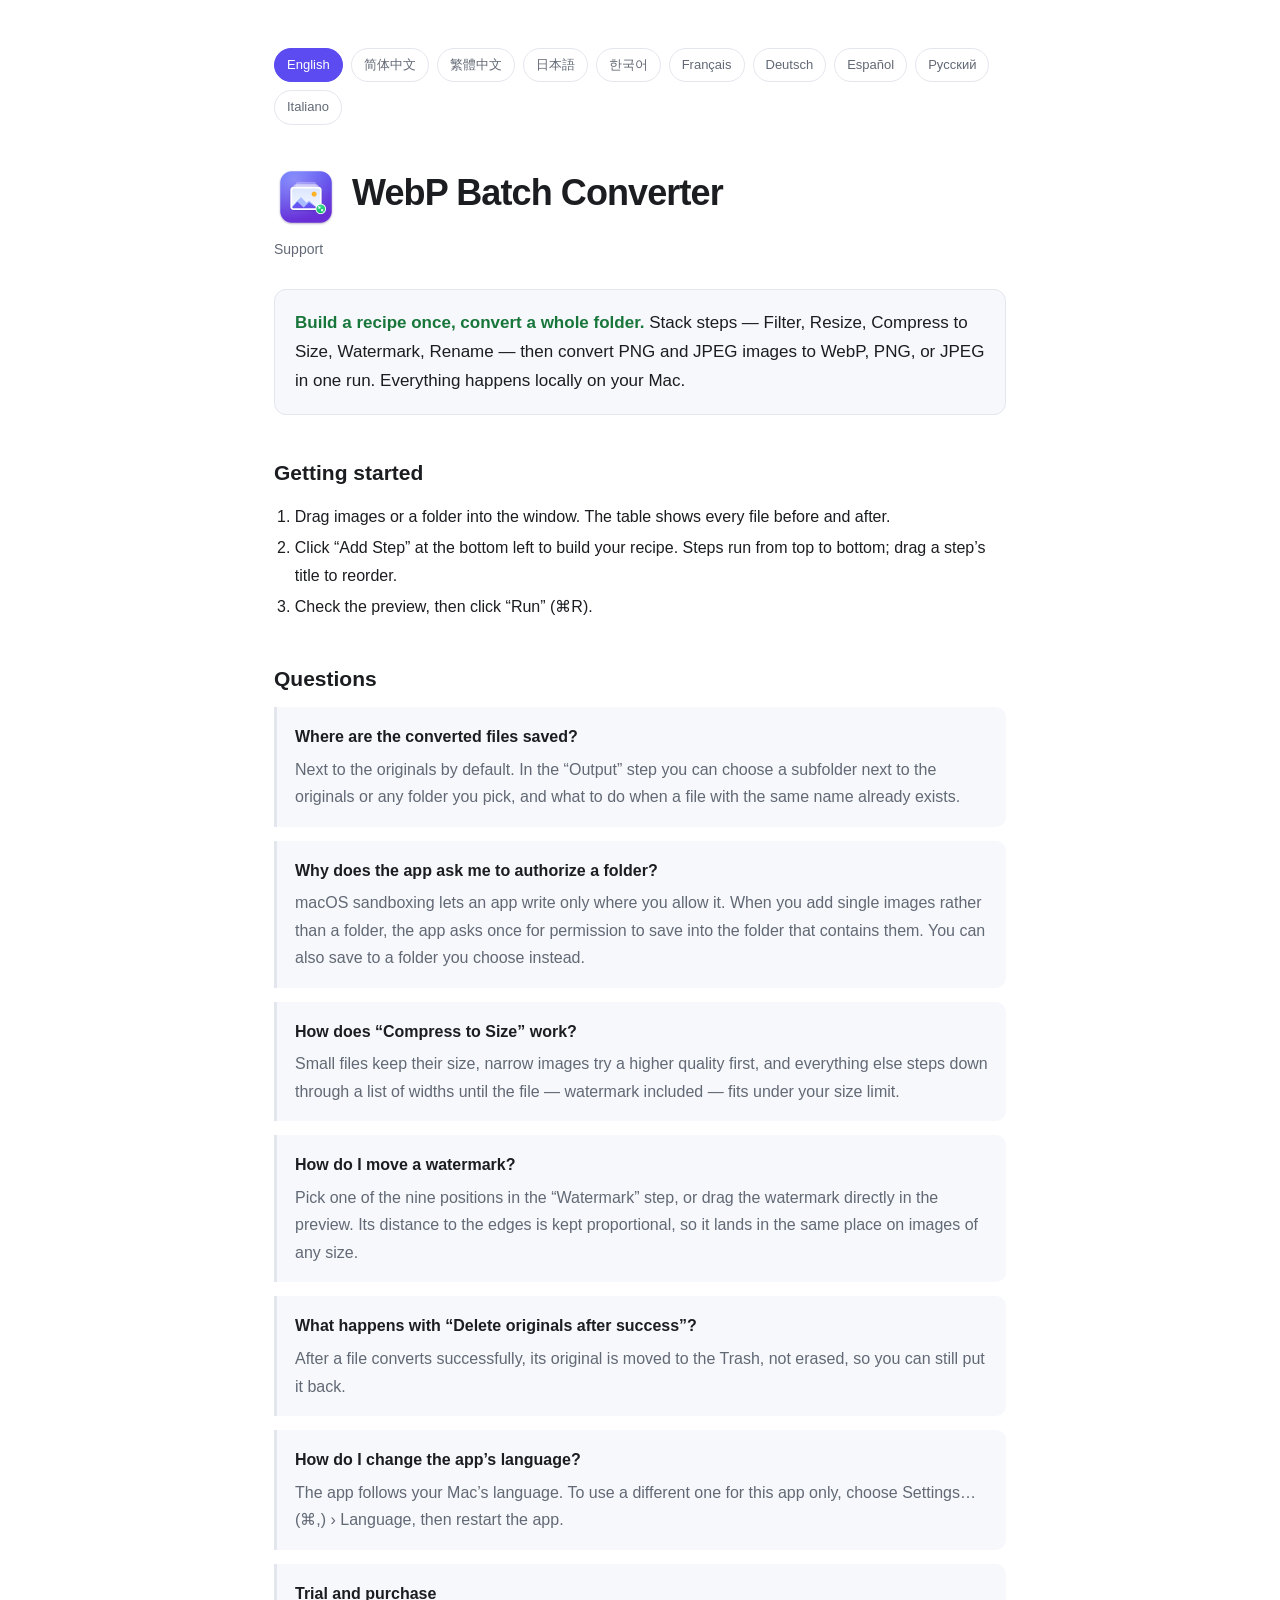
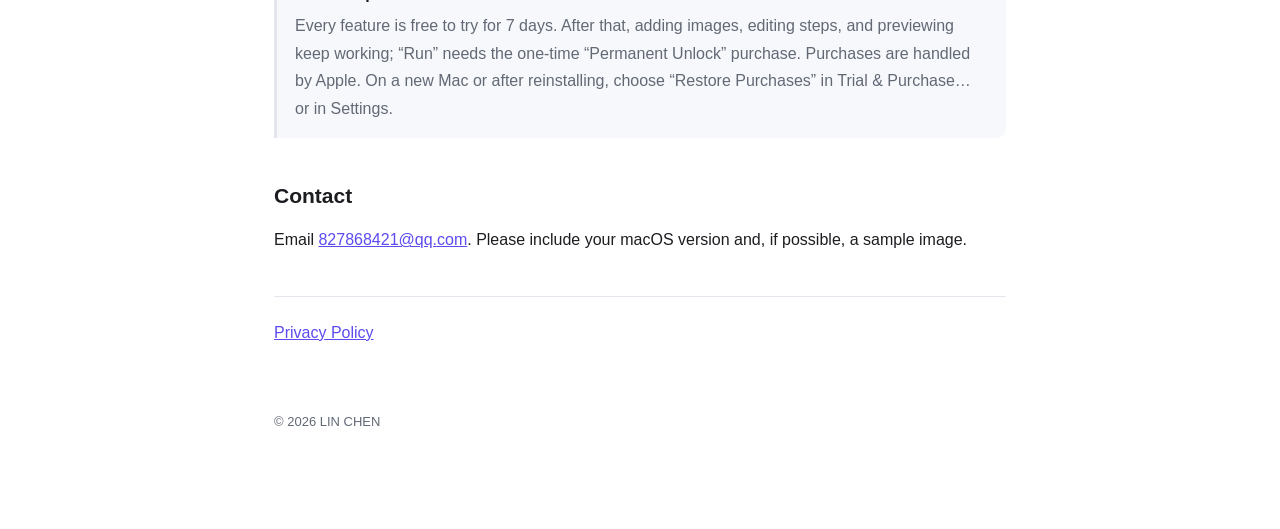
<file: index.html>
<!doctype html>
<html lang="en">
<head>
<meta charset="utf-8">
<meta name="viewport" content="width=device-width,initial-scale=1">
<title>WebP Batch Converter Support</title>
<meta name="description" content="Help and support for WebP Batch Converter for Mac.">
<link rel="stylesheet" href="style.css">
</head>
<body>
<div class="wrap">
<nav class="languages" aria-label="Language"><a href="#en">English</a><a href="#zh-Hans">简体中文</a><a href="#zh-Hant">繁體中文</a><a href="#ja">日本語</a><a href="#ko">한국어</a><a href="#fr">Français</a><a href="#de">Deutsch</a><a href="#es">Español</a><a href="#ru">Русский</a><a href="#it">Italiano</a></nav>
<section class="locale" data-lang="en" lang="en">
<div class="brand"><img src="icon.png" alt=""><h1>WebP Batch Converter</h1></div>
<p class="meta">Support</p>
<p class="lede"><strong>Build a recipe once, convert a whole folder.</strong> Stack steps — Filter, Resize, Compress to Size, Watermark, Rename — then convert PNG and JPEG images to WebP, PNG, or JPEG in one run. Everything happens locally on your Mac.</p>
<h2>Getting started</h2>
<ol>
<li>Drag images or a folder into the window. The table shows every file before and after.</li>
<li>Click “Add Step” at the bottom left to build your recipe. Steps run from top to bottom; drag a step’s title to reorder.</li>
<li>Check the preview, then click “Run” (⌘R).</li>
</ol>
<h2>Questions</h2>
<div class="detail"><h3>Where are the converted files saved?</h3><p>Next to the originals by default. In the “Output” step you can choose a subfolder next to the originals or any folder you pick, and what to do when a file with the same name already exists.</p></div>
<div class="detail"><h3>Why does the app ask me to authorize a folder?</h3><p>macOS sandboxing lets an app write only where you allow it. When you add single images rather than a folder, the app asks once for permission to save into the folder that contains them. You can also save to a folder you choose instead.</p></div>
<div class="detail"><h3>How does “Compress to Size” work?</h3><p>Small files keep their size, narrow images try a higher quality first, and everything else steps down through a list of widths until the file — watermark included — fits under your size limit.</p></div>
<div class="detail"><h3>How do I move a watermark?</h3><p>Pick one of the nine positions in the “Watermark” step, or drag the watermark directly in the preview. Its distance to the edges is kept proportional, so it lands in the same place on images of any size.</p></div>
<div class="detail"><h3>What happens with “Delete originals after success”?</h3><p>After a file converts successfully, its original is moved to the Trash, not erased, so you can still put it back.</p></div>
<div class="detail"><h3>How do I change the app’s language?</h3><p>The app follows your Mac’s language. To use a different one for this app only, choose Settings… (⌘,) › Language, then restart the app.</p></div>
<div class="detail"><h3>Trial and purchase</h3><p>Every feature is free to try for 7 days. After that, adding images, editing steps, and previewing keep working; “Run” needs the one-time “Permanent Unlock” purchase. Purchases are handled by Apple. On a new Mac or after reinstalling, choose “Restore Purchases” in Trial &amp; Purchase… or in Settings.</p></div>
<h2>Contact</h2>
<p>Email <a href="mailto:827868421@qq.com">827868421@qq.com</a>. Please include your macOS version and, if possible, a sample image.</p>
<p class="page-link"><a href="privacy.html#en">Privacy Policy</a></p>
</section>

<section class="locale" data-lang="zh-Hans" lang="zh-Hans">
<div class="brand"><img src="icon.png" alt=""><h1>WebP Batch Converter</h1></div>
<p class="meta">技术支持</p>
<p class="lede"><strong>配好一次步骤，整个文件夹一键处理。</strong> 把「筛选文件」「调整尺寸」「阶梯压缩」「添加水印」「重命名」等步骤串成流水线，一次把 PNG、JPEG 转成 WebP、PNG 或 JPEG。全部在你的 Mac 本地完成。</p>
<h2>快速上手</h2>
<ol>
<li>把图片或文件夹拖进窗口，表格会列出每个文件处理前后的样子。</li>
<li>点左下角「添加步骤」搭建配方。步骤从上到下执行，拖动标题可调整顺序。</li>
<li>确认预览后，点「运行」（⌘R）。</li>
</ol>
<h2>常见问题</h2>
<div class="detail"><h3>转换后的文件保存在哪里？</h3><p>默认保存在原图旁边。在「输出」步骤里可以改为原图旁的子文件夹或任意指定文件夹，也可以设置遇到同名文件时的处理方式。</p></div>
<div class="detail"><h3>为什么要授权文件夹？</h3><p>macOS 沙盒只允许 App 写入你授权的位置。如果你添加的是单张图片而不是文件夹，App 会请求一次原图所在文件夹的写入权限；你也可以改为保存到自己选择的文件夹。</p></div>
<div class="detail"><h3>「阶梯压缩」是怎么工作的？</h3><p>小文件保持原尺寸；较窄的图片先尝试更高画质；其余图片按宽度阶梯逐档缩小，直到加完水印后的最终文件小于你设定的体积上限。</p></div>
<div class="detail"><h3>怎么调整水印位置？</h3><p>在「添加水印」步骤里选择九宫格中的一个位置，或直接在预览图上拖动水印。到边缘的距离按比例保持，不同尺寸的图片上位置一致。</p></div>
<div class="detail"><h3>勾选「成功后删除原图」会怎样？</h3><p>文件转换成功后，原图会被移到废纸篓，而不是直接抹掉，需要时还可以放回原处。</p></div>
<div class="detail"><h3>怎么切换 App 的语言？</h3><p>App 默认跟随 Mac 的系统语言。如果只想让这个 App 换成别的语言，请在「设置…」（⌘,）›「语言」中选择，然后重新启动 App。</p></div>
<div class="detail"><h3>试用与购买</h3><p>所有功能可免费试用 7 天。试用结束后，添加图片、编辑步骤和预览仍可使用；「运行」批量导出需要一次性购买「永久解锁」。购买由 Apple 处理。换新 Mac 或重新安装后，可在「试用与购买…」或「设置」里点「恢复购买」。</p></div>
<h2>联系我们</h2>
<p>请发送邮件至 <a href="mailto:827868421@qq.com">827868421@qq.com</a>，并尽量附上 macOS 版本和示例图片。</p>
<p class="page-link"><a href="privacy.html#zh-Hans">隐私政策</a></p>
</section>

<section class="locale" data-lang="zh-Hant" lang="zh-Hant">
<div class="brand"><img src="icon.png" alt=""><h1>WebP Batch Converter</h1></div>
<p class="meta">技術支援</p>
<p class="lede"><strong>設定一次步驟，整個資料夾一鍵處理。</strong> 把「篩選檔案」「調整尺寸」「階梯壓縮」「加入浮水印」「重新命名」等步驟串成流程，一次把 PNG、JPEG 轉成 WebP、PNG 或 JPEG。全部在你的 Mac 本機完成。</p>
<h2>快速上手</h2>
<ol>
<li>把圖片或資料夾拖進視窗，表格會列出每個檔案處理前後的樣子。</li>
<li>點左下角「加入步驟」建立配方。步驟由上而下執行，拖動標題可調整順序。</li>
<li>確認預覽後，點「執行」（⌘R）。</li>
</ol>
<h2>常見問題</h2>
<div class="detail"><h3>轉換後的檔案儲存在哪裡？</h3><p>預設儲存在原圖旁邊。在「輸出」步驟中可改為原圖旁的子資料夾或任何指定資料夾，也可以設定遇到同名檔案時的處理方式。</p></div>
<div class="detail"><h3>為什麼要授權資料夾？</h3><p>macOS 沙盒只允許 App 寫入你授權的位置。如果你加入的是單張圖片而不是資料夾，App 會請求一次原圖所在資料夾的寫入權限；你也可以改為儲存到自己選擇的資料夾。</p></div>
<div class="detail"><h3>「階梯壓縮」如何運作？</h3><p>小檔案保持原尺寸；較窄的圖片先嘗試較高畫質；其餘圖片依寬度階梯逐檔縮小，直到加上浮水印後的最終檔案小於你設定的上限。</p></div>
<div class="detail"><h3>如何調整浮水印位置？</h3><p>在「加入浮水印」步驟中選擇九宮格的一個位置，或直接在預覽圖上拖動浮水印。到邊緣的距離會按比例保持，不同尺寸的圖片上位置一致。</p></div>
<div class="detail"><h3>勾選「成功後刪除原圖」會怎樣？</h3><p>檔案轉換成功後，原圖會移到垃圾桶，而不是直接抹除，需要時還能放回原處。</p></div>
<div class="detail"><h3>如何切換 App 的語言？</h3><p>App 預設跟隨 Mac 的系統語言。若只想讓這個 App 改用其他語言，請在「設定⋯」（⌘,）›「語言」中選擇，然後重新啟動 App。</p></div>
<div class="detail"><h3>試用與購買</h3><p>所有功能可免費試用 7 天。試用結束後，加入圖片、編輯步驟和預覽仍可使用；「執行」批次匯出需要一次性購買「永久解鎖」。購買由 Apple 處理。換新 Mac 或重新安裝後，可在「試用與購買⋯」或「設定」中點「恢復購買」。</p></div>
<h2>聯絡我們</h2>
<p>請寄信至 <a href="mailto:827868421@qq.com">827868421@qq.com</a>，並盡量附上 macOS 版本與範例圖片。</p>
<p class="page-link"><a href="privacy.html#zh-Hant">隱私權政策</a></p>
</section>

<section class="locale" data-lang="ja" lang="ja">
<div class="brand"><img src="icon.png" alt=""><h1>WebP Batch Converter</h1></div>
<p class="meta">サポート</p>
<p class="lede"><strong>一度レシピを作れば、フォルダ全体を一括変換。</strong> 「絞り込み」「サイズ変更」「段階圧縮」「透かし」「名前変更」などのステップを組み合わせ、PNG と JPEG を WebP・PNG・JPEG に一度で変換します。処理はすべてお使いの Mac 上で行われます。</p>
<h2>はじめに</h2>
<ol>
<li>画像やフォルダをウインドウにドラッグします。表に各ファイルの処理前後が表示されます。</li>
<li>左下の「ステップを追加」でレシピを組み立てます。ステップは上から順に実行され、タイトルをドラッグして並べ替えられます。</li>
<li>プレビューを確認して「実行」（⌘R）をクリックします。</li>
</ol>
<h2>よくある質問</h2>
<div class="detail"><h3>変換したファイルはどこに保存されますか？</h3><p>初期設定では元の画像と同じ場所です。「出力」ステップで、元の画像の横のサブフォルダや任意のフォルダを選べます。同じ名前のファイルがある場合の扱いも設定できます。</p></div>
<div class="detail"><h3>フォルダへのアクセス許可を求められるのはなぜですか？</h3><p>macOS のサンドボックスでは、App は許可された場所にしか書き込めません。フォルダではなく画像を個別に追加した場合、その画像があるフォルダへの保存許可を一度だけ求めます。任意のフォルダに保存するよう設定することもできます。</p></div>
<div class="detail"><h3>「段階圧縮」はどのように動作しますか？</h3><p>小さいファイルはそのままのサイズ、幅の狭い画像はまず高画質を試し、それ以外は透かしを含めた最終ファイルが上限サイズに収まるまで、幅を段階的に小さくします。</p></div>
<div class="detail"><h3>透かしの位置を変えるには？</h3><p>「透かし」ステップで 9 つの位置から選ぶか、プレビュー上で透かしを直接ドラッグします。端からの距離は比率で保たれるので、どのサイズの画像でも同じ位置に入ります。</p></div>
<div class="detail"><h3>「成功したら元画像を削除」をオンにするとどうなりますか？</h3><p>変換に成功したファイルの元画像は完全に消されるのではなくゴミ箱に移動するので、必要なら元に戻せます。</p></div>
<div class="detail"><h3>App の言語を変えるには？</h3><p>App は Mac の言語設定に従います。この App だけ別の言語にしたい場合は、「設定…」（⌘,）›「言語」で選び、App を再起動してください。</p></div>
<div class="detail"><h3>試用と購入</h3><p>すべての機能を 7 日間無料でお試しいただけます。試用終了後も画像の追加、ステップの編集、プレビューは使えます。「実行」には 1 回限りの購入「永久ライセンス」が必要です。購入は Apple が処理します。新しい Mac や再インストール後は、「試用と購入…」または設定で「購入を復元」を選んでください。</p></div>
<h2>お問い合わせ</h2>
<p><a href="mailto:827868421@qq.com">827868421@qq.com</a> までメールでお寄せください。macOS のバージョンと、可能であればサンプル画像を添えていただけると助かります。</p>
<p class="page-link"><a href="privacy.html#ja">プライバシーポリシー</a></p>
</section>

<section class="locale" data-lang="ko" lang="ko">
<div class="brand"><img src="icon.png" alt=""><h1>WebP Batch Converter</h1></div>
<p class="meta">지원</p>
<p class="lede"><strong>레시피를 한 번 만들면 폴더 전체를 한 번에 변환합니다.</strong> ‘필터’, ‘크기 조정’, ‘단계별 압축’, ‘워터마크’, ‘이름 변경’ 같은 단계를 쌓아 PNG와 JPEG 이미지를 WebP, PNG, JPEG로 한 번에 변환하세요. 모든 처리는 Mac에서 이루어집니다.</p>
<h2>시작하기</h2>
<ol>
<li>이미지나 폴더를 창으로 드래그하세요. 표에 각 파일의 처리 전후가 표시됩니다.</li>
<li>왼쪽 아래 ‘단계 추가’를 눌러 레시피를 만드세요. 단계는 위에서 아래로 실행되며, 제목을 드래그해 순서를 바꿀 수 있습니다.</li>
<li>미리보기를 확인한 뒤 ‘실행’(⌘R)을 클릭하세요.</li>
</ol>
<h2>자주 묻는 질문</h2>
<div class="detail"><h3>변환된 파일은 어디에 저장되나요?</h3><p>기본적으로 원본 옆에 저장됩니다. ‘출력’ 단계에서 원본 옆의 하위 폴더나 원하는 폴더를 고를 수 있고, 같은 이름의 파일이 있을 때의 처리 방식도 정할 수 있습니다.</p></div>
<div class="detail"><h3>폴더 접근 권한을 묻는 이유는 무엇인가요?</h3><p>macOS 샌드박스에서는 앱이 허용된 위치에만 쓸 수 있습니다. 폴더가 아니라 이미지를 하나씩 추가하면, 그 이미지가 있는 폴더에 저장할 권한을 한 번만 요청합니다. 원하는 폴더에 저장하도록 바꿀 수도 있습니다.</p></div>
<div class="detail"><h3>‘단계별 압축’은 어떻게 작동하나요?</h3><p>작은 파일은 크기를 유지하고, 폭이 좁은 이미지는 먼저 높은 품질을 시도하며, 나머지는 워터마크를 포함한 최종 파일이 용량 한도 안에 들어올 때까지 너비를 단계적으로 줄입니다.</p></div>
<div class="detail"><h3>워터마크 위치는 어떻게 바꾸나요?</h3><p>‘워터마크’ 단계에서 9개 위치 중 하나를 고르거나 미리보기에서 워터마크를 직접 드래그하세요. 가장자리와의 거리가 비율로 유지되어 어떤 크기의 이미지에서도 같은 위치에 놓입니다.</p></div>
<div class="detail"><h3>‘성공 후 원본 삭제’를 켜면 어떻게 되나요?</h3><p>변환에 성공한 파일의 원본은 완전히 지워지지 않고 휴지통으로 이동하므로 필요하면 되살릴 수 있습니다.</p></div>
<div class="detail"><h3>앱 언어는 어떻게 바꾸나요?</h3><p>앱은 Mac의 언어를 따릅니다. 이 앱만 다른 언어로 쓰려면 ‘설정…’(⌘,) › ‘언어’에서 고른 뒤 앱을 다시 시작하세요.</p></div>
<div class="detail"><h3>체험과 구매</h3><p>모든 기능을 7일간 무료로 사용해 볼 수 있습니다. 체험이 끝나도 이미지 추가, 단계 편집, 미리보기는 계속 쓸 수 있으며, ‘실행’에는 한 번만 구매하는 ‘영구 잠금 해제’가 필요합니다. 구매는 Apple이 처리합니다. 새 Mac이나 재설치 후에는 ‘체험 및 구매…’ 또는 설정에서 ‘구매 복원’을 선택하세요.</p></div>
<h2>문의</h2>
<p><a href="mailto:827868421@qq.com">827868421@qq.com</a>로 이메일을 보내 주세요. macOS 버전과 가능하다면 예시 이미지를 함께 보내 주시면 좋습니다.</p>
<p class="page-link"><a href="privacy.html#ko">개인정보 처리방침</a></p>
</section>

<section class="locale" data-lang="fr" lang="fr">
<div class="brand"><img src="icon.png" alt=""><h1>WebP Batch Converter</h1></div>
<p class="meta">Assistance</p>
<p class="lede"><strong>Créez une recette une fois, convertissez tout un dossier.</strong> Enchaînez des étapes — Filtrer, Redimensionner, Compression par paliers, Filigrane, Renommer — puis convertissez vos images PNG et JPEG en WebP, PNG ou JPEG en une seule fois. Tout se passe sur votre Mac.</p>
<h2>Pour commencer</h2>
<ol>
<li>Glissez des images ou un dossier dans la fenêtre. Le tableau affiche chaque fichier avant et après.</li>
<li>Cliquez sur « Ajouter une étape » en bas à gauche pour composer votre recette. Les étapes s’exécutent de haut en bas ; faites glisser un titre pour les réordonner.</li>
<li>Vérifiez l’aperçu, puis cliquez sur « Exécuter » (⌘R).</li>
</ol>
<h2>Questions fréquentes</h2>
<div class="detail"><h3>Où sont enregistrés les fichiers convertis ?</h3><p>Par défaut, à côté des originaux. Dans l’étape « Sortie », vous pouvez choisir un sous-dossier à côté des originaux ou n’importe quel dossier, et ce qu’il faut faire si un fichier du même nom existe déjà.</p></div>
<div class="detail"><h3>Pourquoi l’app demande-t-elle d’autoriser un dossier ?</h3><p>Le bac à sable de macOS ne permet à une app d’écrire que là où vous l’autorisez. Si vous ajoutez des images isolées plutôt qu’un dossier, l’app demande une seule fois l’accès au dossier qui les contient. Vous pouvez aussi enregistrer dans un dossier de votre choix.</p></div>
<div class="detail"><h3>Comment fonctionne la « Compression par paliers » ?</h3><p>Les petits fichiers gardent leur taille, les images étroites essaient d’abord une qualité plus élevée, et les autres descendent une liste de largeurs jusqu’à ce que le fichier final — filigrane compris — tienne sous votre limite.</p></div>
<div class="detail"><h3>Comment déplacer un filigrane ?</h3><p>Choisissez l’une des neuf positions dans l’étape « Filigrane », ou faites glisser le filigrane directement dans l’aperçu. Sa distance aux bords reste proportionnelle : il tombe au même endroit quelle que soit la taille de l’image.</p></div>
<div class="detail"><h3>Que fait « Supprimer les originaux après réussite » ?</h3><p>Une fois un fichier converti avec succès, son original est placé dans la corbeille, pas effacé : vous pouvez toujours le récupérer.</p></div>
<div class="detail"><h3>Comment changer la langue de l’app ?</h3><p>L’app suit la langue de votre Mac. Pour utiliser une autre langue dans cette app seulement, choisissez Réglages… (⌘,) › Langue, puis redémarrez l’app.</p></div>
<div class="detail"><h3>Essai et achat</h3><p>Toutes les fonctions sont gratuites pendant 7 jours. Ensuite, l’ajout d’images, la modification des étapes et l’aperçu restent disponibles ; « Exécuter » nécessite l’achat unique « Déverrouillage permanent ». Les achats sont gérés par Apple. Sur un nouveau Mac ou après une réinstallation, choisissez « Restaurer les achats » dans Essai et achat… ou dans les Réglages.</p></div>
<h2>Contact</h2>
<p>Écrivez à <a href="mailto:827868421@qq.com">827868421@qq.com</a>. Indiquez si possible votre version de macOS et joignez une image d’exemple.</p>
<p class="page-link"><a href="privacy.html#fr">Politique de confidentialité</a></p>
</section>

<section class="locale" data-lang="de" lang="de">
<div class="brand"><img src="icon.png" alt=""><h1>WebP Batch Converter</h1></div>
<p class="meta">Support</p>
<p class="lede"><strong>Einmal ein Rezept erstellen, einen ganzen Ordner umwandeln.</strong> Kombinieren Sie Schritte – Filtern, Skalieren, Stufenweise komprimieren, Wasserzeichen, Umbenennen – und wandeln Sie PNG- und JPEG-Bilder in einem Durchgang in WebP, PNG oder JPEG um. Alles geschieht lokal auf Ihrem Mac.</p>
<h2>Erste Schritte</h2>
<ol>
<li>Ziehen Sie Bilder oder einen Ordner ins Fenster. Die Tabelle zeigt jede Datei vorher und nachher.</li>
<li>Klicken Sie unten links auf „Schritt hinzufügen“, um Ihr Rezept zusammenzustellen. Die Schritte laufen von oben nach unten; ziehen Sie einen Titel, um die Reihenfolge zu ändern.</li>
<li>Prüfen Sie die Vorschau und klicken Sie auf „Ausführen“ (⌘R).</li>
</ol>
<h2>Häufige Fragen</h2>
<div class="detail"><h3>Wo werden die umgewandelten Dateien gespeichert?</h3><p>Standardmäßig neben den Originalen. Im Schritt „Ausgabe“ können Sie einen Unterordner neben den Originalen oder einen beliebigen Ordner wählen und festlegen, was bei einer gleichnamigen Datei passiert.</p></div>
<div class="detail"><h3>Warum fragt die App nach Zugriff auf einen Ordner?</h3><p>Die Sandbox von macOS erlaubt einer App nur dort zu schreiben, wo Sie es zulassen. Wenn Sie einzelne Bilder statt eines Ordners hinzufügen, fragt die App einmalig nach Zugriff auf den Ordner, in dem sie liegen. Sie können stattdessen auch in einen Ordner Ihrer Wahl speichern.</p></div>
<div class="detail"><h3>Wie funktioniert „Stufenweise komprimieren“?</h3><p>Kleine Dateien behalten ihre Größe, schmale Bilder versuchen zuerst eine höhere Qualität, und alle anderen werden schrittweise über eine Breitenliste verkleinert, bis die fertige Datei – inklusive Wasserzeichen – unter Ihrem Limit liegt.</p></div>
<div class="detail"><h3>Wie verschiebe ich ein Wasserzeichen?</h3><p>Wählen Sie im Schritt „Wasserzeichen“ eine der neun Positionen oder ziehen Sie das Wasserzeichen direkt in der Vorschau. Der Abstand zu den Rändern bleibt proportional, sodass es auf Bildern jeder Größe an derselben Stelle sitzt.</p></div>
<div class="detail"><h3>Was bewirkt „Originale nach Erfolg löschen“?</h3><p>Nach einer erfolgreichen Umwandlung wird das Original in den Papierkorb gelegt, nicht endgültig gelöscht – Sie können es also wiederherstellen.</p></div>
<div class="detail"><h3>Wie ändere ich die Sprache der App?</h3><p>Die App folgt der Sprache Ihres Mac. Um nur für diese App eine andere Sprache zu verwenden, wählen Sie Einstellungen … (⌘,) › Sprache und starten die App neu.</p></div>
<div class="detail"><h3>Test und Kauf</h3><p>Alle Funktionen sind 7 Tage kostenlos testbar. Danach funktionieren Bilder hinzufügen, Schritte bearbeiten und die Vorschau weiterhin; „Ausführen“ erfordert den einmaligen Kauf „Dauerhaft freischalten“. Käufe werden von Apple abgewickelt. Auf einem neuen Mac oder nach einer Neuinstallation wählen Sie „Käufe wiederherstellen“ unter Test &amp; Kauf … oder in den Einstellungen.</p></div>
<h2>Kontakt</h2>
<p>Schreiben Sie an <a href="mailto:827868421@qq.com">827868421@qq.com</a>. Geben Sie bitte Ihre macOS-Version an und fügen Sie nach Möglichkeit ein Beispielbild bei.</p>
<p class="page-link"><a href="privacy.html#de">Datenschutzerklärung</a></p>
</section>

<section class="locale" data-lang="es" lang="es">
<div class="brand"><img src="icon.png" alt=""><h1>WebP Batch Converter</h1></div>
<p class="meta">Soporte</p>
<p class="lede"><strong>Crea una receta una vez y convierte una carpeta entera.</strong> Combina pasos —Filtrar, Redimensionar, Compresión por pasos, Marca de agua, Renombrar— y convierte imágenes PNG y JPEG a WebP, PNG o JPEG de una sola vez. Todo ocurre en tu Mac.</p>
<h2>Primeros pasos</h2>
<ol>
<li>Arrastra imágenes o una carpeta a la ventana. La tabla muestra cada archivo antes y después.</li>
<li>Haz clic en «Añadir paso» abajo a la izquierda para crear tu receta. Los pasos se ejecutan de arriba abajo; arrastra un título para cambiar el orden.</li>
<li>Revisa la vista previa y haz clic en «Ejecutar» (⌘R).</li>
</ol>
<h2>Preguntas frecuentes</h2>
<div class="detail"><h3>¿Dónde se guardan los archivos convertidos?</h3><p>Por omisión, junto a los originales. En el paso «Salida» puedes elegir una subcarpeta junto a los originales o cualquier carpeta, y qué hacer si ya existe un archivo con el mismo nombre.</p></div>
<div class="detail"><h3>¿Por qué la app pide autorizar una carpeta?</h3><p>El aislamiento de macOS solo deja que una app escriba donde tú lo permitas. Si añades imágenes sueltas en lugar de una carpeta, la app pide una vez permiso para guardar en la carpeta que las contiene. También puedes guardar en una carpeta que elijas.</p></div>
<div class="detail"><h3>¿Cómo funciona la «Compresión por pasos»?</h3><p>Los archivos pequeños mantienen su tamaño, las imágenes estrechas prueban primero una calidad más alta y el resto baja por una lista de anchos hasta que el archivo final —con la marca de agua incluida— queda por debajo de tu límite.</p></div>
<div class="detail"><h3>¿Cómo muevo una marca de agua?</h3><p>Elige una de las nueve posiciones en el paso «Marca de agua» o arrastra la marca directamente en la vista previa. Su distancia a los bordes se mantiene proporcional, así que queda en el mismo sitio en imágenes de cualquier tamaño.</p></div>
<div class="detail"><h3>¿Qué hace «Eliminar originales tras completar»?</h3><p>Cuando un archivo se convierte correctamente, su original va a la papelera en lugar de borrarse, así que aún puedes recuperarlo.</p></div>
<div class="detail"><h3>¿Cómo cambio el idioma de la app?</h3><p>La app sigue el idioma de tu Mac. Para usar otro solo en esta app, elige Ajustes… (⌘,) › Idioma y reinicia la app.</p></div>
<div class="detail"><h3>Prueba y compra</h3><p>Puedes probar todas las funciones gratis durante 7 días. Después, añadir imágenes, editar pasos y la vista previa siguen funcionando; «Ejecutar» requiere la compra única «Desbloqueo permanente». Apple gestiona las compras. En un Mac nuevo o tras reinstalar, elige «Restaurar compras» en Prueba y compra… o en Ajustes.</p></div>
<h2>Contacto</h2>
<p>Escribe a <a href="mailto:827868421@qq.com">827868421@qq.com</a>. Indica tu versión de macOS y, si puedes, adjunta una imagen de ejemplo.</p>
<p class="page-link"><a href="privacy.html#es">Política de privacidad</a></p>
</section>

<section class="locale" data-lang="ru" lang="ru">
<div class="brand"><img src="icon.png" alt=""><h1>WebP Batch Converter</h1></div>
<p class="meta">Поддержка</p>
<p class="lede"><strong>Настройте рецепт один раз — обработайте всю папку.</strong> Соберите шаги — «Фильтр», «Размер», «Пошаговое сжатие», «Водяной знак», «Переименование» — и за один запуск преобразуйте изображения PNG и JPEG в WebP, PNG или JPEG. Всё происходит локально на вашем Mac.</p>
<h2>Начало работы</h2>
<ol>
<li>Перетащите изображения или папку в окно. В таблице видно каждый файл до и после.</li>
<li>Нажмите «Добавить шаг» внизу слева, чтобы собрать рецепт. Шаги выполняются сверху вниз; перетащите заголовок шага, чтобы изменить порядок.</li>
<li>Проверьте предпросмотр и нажмите «Запустить» (⌘R).</li>
</ol>
<h2>Вопросы и ответы</h2>
<div class="detail"><h3>Где сохраняются преобразованные файлы?</h3><p>По умолчанию — рядом с оригиналами. В шаге «Вывод» можно выбрать подпапку рядом с оригиналами или любую папку, а также что делать, если файл с таким именем уже есть.</p></div>
<div class="detail"><h3>Почему приложение просит доступ к папке?</h3><p>Песочница macOS разрешает приложению записывать только туда, куда вы позволили. Если вы добавляете отдельные изображения, а не папку, приложение один раз попросит доступ к папке, где они лежат. Можно также сохранять в выбранную вами папку.</p></div>
<div class="detail"><h3>Как работает «Пошаговое сжатие»?</h3><p>Маленькие файлы сохраняют размер, узкие изображения сначала пробуют более высокое качество, а остальные поэтапно уменьшаются по списку ширин, пока итоговый файл — вместе с водяным знаком — не уложится в заданный лимит.</p></div>
<div class="detail"><h3>Как переместить водяной знак?</h3><p>Выберите одну из девяти позиций в шаге «Водяной знак» или перетащите знак прямо в предпросмотре. Расстояние до краёв сохраняется пропорционально, поэтому на изображениях любого размера знак окажется в том же месте.</p></div>
<div class="detail"><h3>Что делает «Удалять оригиналы после успеха»?</h3><p>После успешного преобразования оригинал перемещается в Корзину, а не стирается, так что его можно вернуть.</p></div>
<div class="detail"><h3>Как сменить язык приложения?</h3><p>Приложение использует язык вашего Mac. Чтобы выбрать другой язык только для него, откройте «Настройки…» (⌘,) › «Язык» и перезапустите приложение.</p></div>
<div class="detail"><h3>Пробный период и покупка</h3><p>Все функции можно бесплатно попробовать в течение 7 дней. После этого добавление изображений, редактирование шагов и предпросмотр продолжают работать, а для «Запустить» нужна разовая покупка «Бессрочная разблокировка». Покупки обрабатывает Apple. На новом Mac или после переустановки выберите «Восстановить покупки» в окне «Пробный период и покупка…» или в настройках.</p></div>
<h2>Связаться с нами</h2>
<p>Пишите на <a href="mailto:827868421@qq.com">827868421@qq.com</a>. Укажите, пожалуйста, версию macOS и по возможности приложите пример изображения.</p>
<p class="page-link"><a href="privacy.html#ru">Политика конфиденциальности</a></p>
</section>

<section class="locale" data-lang="it" lang="it">
<div class="brand"><img src="icon.png" alt=""><h1>WebP Batch Converter</h1></div>
<p class="meta">Assistenza</p>
<p class="lede"><strong>Crea una ricetta una volta, converti un’intera cartella.</strong> Combina passaggi — Filtra, Ridimensiona, Compressione a gradini, Filigrana, Rinomina — e converti immagini PNG e JPEG in WebP, PNG o JPEG in un’unica esecuzione. Tutto avviene sul tuo Mac.</p>
<h2>Per iniziare</h2>
<ol>
<li>Trascina immagini o una cartella nella finestra. La tabella mostra ogni file prima e dopo.</li>
<li>Fai clic su «Aggiungi passaggio» in basso a sinistra per comporre la ricetta. I passaggi vengono eseguiti dall’alto in basso; trascina un titolo per riordinarli.</li>
<li>Controlla l’anteprima, poi fai clic su «Esegui» (⌘R).</li>
</ol>
<h2>Domande frequenti</h2>
<div class="detail"><h3>Dove vengono salvati i file convertiti?</h3><p>Per impostazione predefinita accanto agli originali. Nel passaggio «Output» puoi scegliere una sottocartella accanto agli originali o una cartella qualsiasi, e cosa fare se esiste già un file con lo stesso nome.</p></div>
<div class="detail"><h3>Perché l’app chiede di autorizzare una cartella?</h3><p>La sandbox di macOS consente a un’app di scrivere solo dove lo permetti tu. Se aggiungi singole immagini invece di una cartella, l’app chiede una sola volta il permesso di salvare nella cartella che le contiene. Puoi anche salvare in una cartella a tua scelta.</p></div>
<div class="detail"><h3>Come funziona la «Compressione a gradini»?</h3><p>I file piccoli mantengono le dimensioni, le immagini strette provano prima una qualità più alta e tutte le altre scendono lungo un elenco di larghezze finché il file finale — filigrana inclusa — non rientra nel limite.</p></div>
<div class="detail"><h3>Come sposto una filigrana?</h3><p>Scegli una delle nove posizioni nel passaggio «Filigrana» oppure trascina la filigrana direttamente nell’anteprima. La distanza dai bordi resta proporzionale, quindi finisce nello stesso punto su immagini di qualsiasi dimensione.</p></div>
<div class="detail"><h3>Cosa fa «Elimina gli originali dopo il successo»?</h3><p>Dopo una conversione riuscita, l’originale viene spostato nel Cestino, non cancellato: puoi ancora recuperarlo.</p></div>
<div class="detail"><h3>Come cambio la lingua dell’app?</h3><p>L’app segue la lingua del Mac. Per usarne un’altra solo in questa app, scegli Impostazioni… (⌘,) › Lingua, poi riavvia l’app.</p></div>
<div class="detail"><h3>Prova e acquisto</h3><p>Tutte le funzioni sono gratuite per 7 giorni. Dopo la prova, aggiungere immagini, modificare i passaggi e l’anteprima continuano a funzionare; «Esegui» richiede l’acquisto unico «Sblocco permanente». Gli acquisti sono gestiti da Apple. Su un nuovo Mac o dopo una reinstallazione, scegli «Ripristina acquisti» in Prova e acquisto… o nelle Impostazioni.</p></div>
<h2>Contatti</h2>
<p>Scrivi a <a href="mailto:827868421@qq.com">827868421@qq.com</a>. Indica la versione di macOS e, se possibile, allega un’immagine di esempio.</p>
<p class="page-link"><a href="privacy.html#it">Informativa sulla privacy</a></p>
</section>
<footer>© 2026 LIN CHEN</footer>
</div>
<script src="language.js"></script>
</body>
</html>
</file>
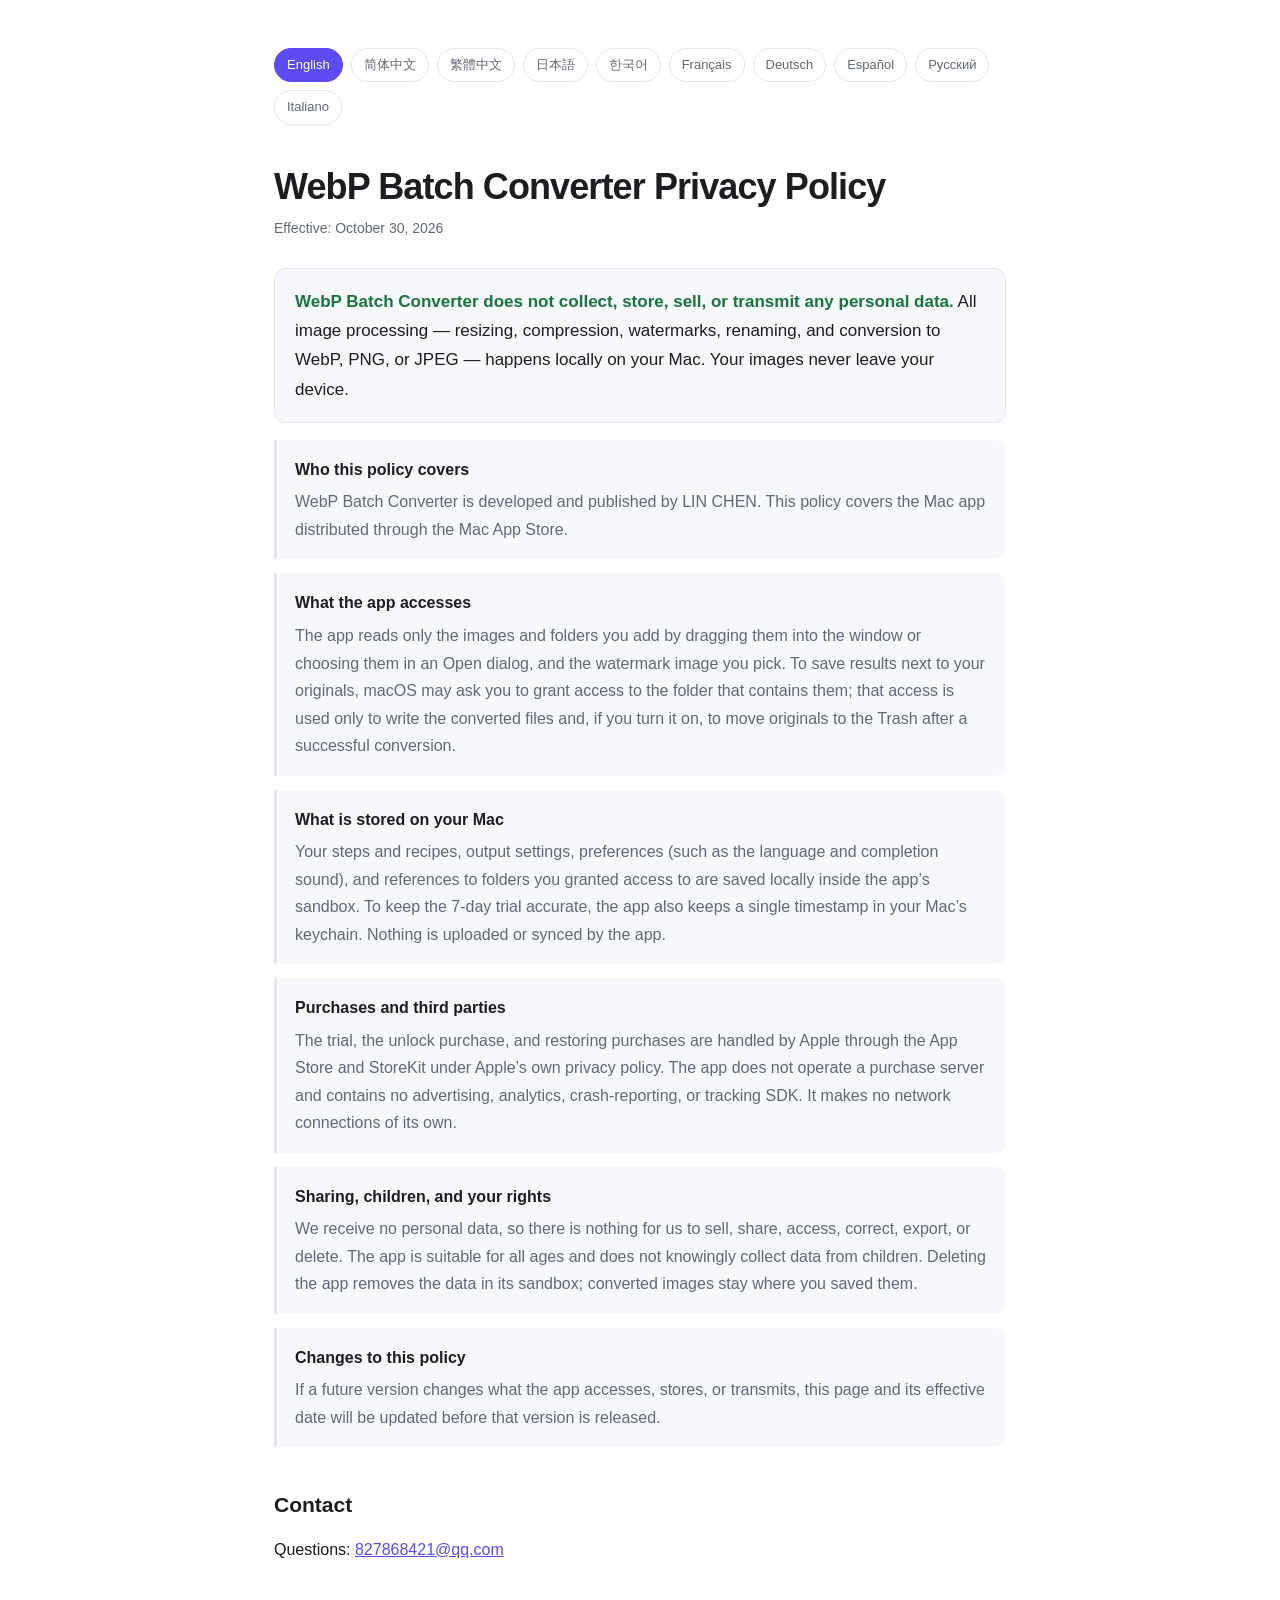
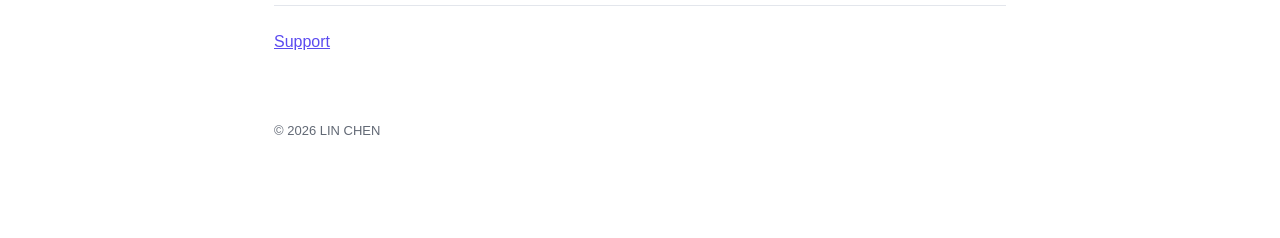
<file: privacy.html>
<!doctype html>
<html lang="en">
<head>
<meta charset="utf-8">
<meta name="viewport" content="width=device-width,initial-scale=1">
<title>WebP Batch Converter Privacy Policy</title>
<meta name="description" content="Privacy policy for WebP Batch Converter for Mac.">
<link rel="stylesheet" href="style.css">
</head>
<body>
<div class="wrap">
<nav class="languages" aria-label="Language"><a href="#en">English</a><a href="#zh-Hans">简体中文</a><a href="#zh-Hant">繁體中文</a><a href="#ja">日本語</a><a href="#ko">한국어</a><a href="#fr">Français</a><a href="#de">Deutsch</a><a href="#es">Español</a><a href="#ru">Русский</a><a href="#it">Italiano</a></nav>
<section class="locale" data-lang="en" lang="en">
<h1>WebP Batch Converter Privacy Policy</h1>
<p class="meta">Effective: October 30, 2026</p>
<p class="lede"><strong>WebP Batch Converter does not collect, store, sell, or transmit any personal data.</strong> All image processing — resizing, compression, watermarks, renaming, and conversion to WebP, PNG, or JPEG — happens locally on your Mac. Your images never leave your device.</p>
<div class="detail"><h3>Who this policy covers</h3><p>WebP Batch Converter is developed and published by LIN CHEN. This policy covers the Mac app distributed through the Mac App Store.</p></div>
<div class="detail"><h3>What the app accesses</h3><p>The app reads only the images and folders you add by dragging them into the window or choosing them in an Open dialog, and the watermark image you pick. To save results next to your originals, macOS may ask you to grant access to the folder that contains them; that access is used only to write the converted files and, if you turn it on, to move originals to the Trash after a successful conversion.</p></div>
<div class="detail"><h3>What is stored on your Mac</h3><p>Your steps and recipes, output settings, preferences (such as the language and completion sound), and references to folders you granted access to are saved locally inside the app’s sandbox. To keep the 7-day trial accurate, the app also keeps a single timestamp in your Mac’s keychain. Nothing is uploaded or synced by the app.</p></div>
<div class="detail"><h3>Purchases and third parties</h3><p>The trial, the unlock purchase, and restoring purchases are handled by Apple through the App Store and StoreKit under Apple’s own privacy policy. The app does not operate a purchase server and contains no advertising, analytics, crash-reporting, or tracking SDK. It makes no network connections of its own.</p></div>
<div class="detail"><h3>Sharing, children, and your rights</h3><p>We receive no personal data, so there is nothing for us to sell, share, access, correct, export, or delete. The app is suitable for all ages and does not knowingly collect data from children. Deleting the app removes the data in its sandbox; converted images stay where you saved them.</p></div>
<div class="detail"><h3>Changes to this policy</h3><p>If a future version changes what the app accesses, stores, or transmits, this page and its effective date will be updated before that version is released.</p></div>
<h2>Contact</h2>
<p>Questions: <a href="mailto:827868421@qq.com">827868421@qq.com</a></p>
<p class="page-link"><a href="./#en">Support</a></p>
</section>

<section class="locale" data-lang="zh-Hans" lang="zh-Hans">
<h1>WebP Batch Converter 隐私政策</h1>
<p class="meta">生效日期：2026 年 10 月 30 日</p>
<p class="lede"><strong>WebP Batch Converter 不收集、存储、出售或传输任何个人数据。</strong> 所有图片处理——调整尺寸、压缩、水印、重命名，以及转换为 WebP、PNG 或 JPEG——都在你的 Mac 本地完成。你的图片不会离开你的设备。</p>
<div class="detail"><h3>适用范围</h3><p>WebP Batch Converter 由 LIN CHEN 开发和发布。本政策适用于通过 Mac App Store 分发的 Mac App。</p></div>
<div class="detail"><h3>App 会访问什么</h3><p>App 只读取你拖进窗口或在打开面板中选择的图片和文件夹，以及你选择的水印图片。为了把结果保存在原图旁边，macOS 可能会请你授权原图所在的文件夹；该权限只用于写入转换后的文件，以及在你开启相应选项时，于转换成功后把原图移到废纸篓。</p></div>
<div class="detail"><h3>在你的 Mac 上保存什么</h3><p>你的步骤和配方、输出设置、偏好设置（如语言和完成提示音），以及你授权过的文件夹的引用，都保存在 App 的沙盒内。为准确计算 7 天试用期，App 还会在 Mac 的钥匙串中保存一个时间戳。App 不会上传或同步任何内容。</p></div>
<div class="detail"><h3>购买与第三方</h3><p>试用、解锁购买和恢复购买均由 Apple 通过 App Store 和 StoreKit 处理，适用 Apple 自己的隐私政策。App 不运营购买服务器，不包含任何广告、统计分析、崩溃报告或追踪 SDK，也不会自行发起任何网络连接。</p></div>
<div class="detail"><h3>共享、儿童与你的权利</h3><p>我们不接收任何个人数据，因此没有可出售、共享、访问、更正、导出或删除的数据。App 适合所有年龄段，不会有意收集儿童的数据。删除 App 会移除其沙盒中的数据；转换后的图片会保留在你保存的位置。</p></div>
<div class="detail"><h3>政策变更</h3><p>如果未来版本改变了 App 访问、存储或传输的内容，我们会在该版本发布前更新本页面及生效日期。</p></div>
<h2>联系我们</h2>
<p>如有疑问：<a href="mailto:827868421@qq.com">827868421@qq.com</a></p>
<p class="page-link"><a href="./#zh-Hans">技术支持</a></p>
</section>

<section class="locale" data-lang="zh-Hant" lang="zh-Hant">
<h1>WebP Batch Converter 隱私權政策</h1>
<p class="meta">生效日期：2026 年 10 月 30 日</p>
<p class="lede"><strong>WebP Batch Converter 不蒐集、儲存、出售或傳輸任何個人資料。</strong> 所有圖片處理——調整尺寸、壓縮、浮水印、重新命名，以及轉換為 WebP、PNG 或 JPEG——都在你的 Mac 本機完成。你的圖片不會離開你的裝置。</p>
<div class="detail"><h3>適用範圍</h3><p>WebP Batch Converter 由 LIN CHEN 開發和發佈。本政策適用於透過 Mac App Store 發行的 Mac App。</p></div>
<div class="detail"><h3>App 會存取什麼</h3><p>App 只讀取你拖進視窗或在開啟面板中選擇的圖片和資料夾，以及你選擇的浮水印圖片。為了把結果儲存在原圖旁邊，macOS 可能會請你授權原圖所在的資料夾；該權限只用於寫入轉換後的檔案，以及在你開啟相應選項時，於轉換成功後把原圖移到垃圾桶。</p></div>
<div class="detail"><h3>在你的 Mac 上儲存什麼</h3><p>你的步驟和配方、輸出設定、偏好設定（如語言和完成提示音），以及你授權過的資料夾的參照，都儲存在 App 的沙盒內。為準確計算 7 天試用期，App 還會在 Mac 的鑰匙圈中儲存一個時間戳記。App 不會上傳或同步任何內容。</p></div>
<div class="detail"><h3>購買與第三方</h3><p>試用、解鎖購買和恢復購買均由 Apple 透過 App Store 和 StoreKit 處理，適用 Apple 自己的隱私權政策。App 不營運購買伺服器，不包含任何廣告、數據分析、當機回報或追蹤 SDK，也不會自行建立任何網路連線。</p></div>
<div class="detail"><h3>分享、兒童與你的權利</h3><p>我們不接收任何個人資料，因此沒有可出售、分享、存取、更正、匯出或刪除的資料。App 適合所有年齡層，不會有意蒐集兒童的資料。刪除 App 會移除其沙盒中的資料；轉換後的圖片會保留在你儲存的位置。</p></div>
<div class="detail"><h3>政策變更</h3><p>如果未來版本改變了 App 存取、儲存或傳輸的內容，我們會在該版本發佈前更新本頁面及生效日期。</p></div>
<h2>聯絡我們</h2>
<p>如有疑問：<a href="mailto:827868421@qq.com">827868421@qq.com</a></p>
<p class="page-link"><a href="./#zh-Hant">技術支援</a></p>
</section>

<section class="locale" data-lang="ja" lang="ja">
<h1>WebP Batch Converter プライバシーポリシー</h1>
<p class="meta">発効日：2026 年 10 月 30 日</p>
<p class="lede"><strong>WebP Batch Converter は個人データを収集、保存、販売、送信することは一切ありません。</strong> サイズ変更、圧縮、透かし、名前変更、WebP・PNG・JPEG への変換など、すべての画像処理はお使いの Mac 上で行われます。画像がデバイスの外に出ることはありません。</p>
<div class="detail"><h3>このポリシーの対象</h3><p>WebP Batch Converter は LIN CHEN が開発・提供しています。本ポリシーは Mac App Store で配信される Mac App を対象とします。</p></div>
<div class="detail"><h3>App がアクセスするもの</h3><p>App が読み込むのは、ウインドウにドラッグしたか「開く」ダイアログで選んだ画像とフォルダ、および選択した透かし画像だけです。結果を元の画像と同じ場所に保存するため、macOS がそのフォルダへのアクセス許可を求めることがあります。この許可は変換後のファイルの書き込みと、設定をオンにした場合に変換成功後の元画像をゴミ箱へ移動するためだけに使われます。</p></div>
<div class="detail"><h3>Mac に保存されるもの</h3><p>ステップとレシピ、出力設定、環境設定（言語や完了音など）、アクセスを許可したフォルダへの参照は、App のサンドボックス内にローカル保存されます。7 日間の試用期間を正確に保つため、Mac のキーチェーンにタイムスタンプを 1 つ保存します。App が何かをアップロードしたり同期したりすることはありません。</p></div>
<div class="detail"><h3>購入と第三者</h3><p>試用、ロック解除の購入、購入の復元は、Apple のプライバシーポリシーのもとで App Store と StoreKit を通じて Apple が処理します。App は購入用サーバを運営しておらず、広告、分析、クラッシュレポート、トラッキングの SDK を含みません。App 自身がネットワークに接続することはありません。</p></div>
<div class="detail"><h3>共有、子ども、お客様の権利</h3><p>個人データを受け取らないため、販売、共有、アクセス、訂正、書き出し、削除の対象となるデータはありません。App はすべての年齢に適しており、子どもからデータを意図的に収集することはありません。App を削除するとサンドボックス内のデータも削除されます。変換した画像は保存した場所に残ります。</p></div>
<div class="detail"><h3>ポリシーの変更</h3><p>今後のバージョンで App がアクセス、保存、送信する内容が変わる場合は、そのバージョンの公開前に本ページと発効日を更新します。</p></div>
<h2>お問い合わせ</h2>
<p>ご質問：<a href="mailto:827868421@qq.com">827868421@qq.com</a></p>
<p class="page-link"><a href="./#ja">サポート</a></p>
</section>

<section class="locale" data-lang="ko" lang="ko">
<h1>WebP Batch Converter 개인정보 처리방침</h1>
<p class="meta">시행일: 2026년 10월 30일</p>
<p class="lede"><strong>WebP Batch Converter는 어떠한 개인 데이터도 수집, 저장, 판매, 전송하지 않습니다.</strong> 크기 조정, 압축, 워터마크, 이름 변경, WebP·PNG·JPEG 변환 등 모든 이미지 처리는 Mac에서 이루어집니다. 이미지는 기기를 떠나지 않습니다.</p>
<div class="detail"><h3>적용 대상</h3><p>WebP Batch Converter는 LIN CHEN이 개발하고 배포합니다. 이 방침은 Mac App Store를 통해 배포되는 Mac 앱에 적용됩니다.</p></div>
<div class="detail"><h3>앱이 접근하는 항목</h3><p>앱은 사용자가 창으로 드래그하거나 열기 대화상자에서 선택한 이미지와 폴더, 그리고 선택한 워터마크 이미지만 읽습니다. 결과를 원본 옆에 저장하기 위해 macOS가 해당 폴더에 대한 접근 허용을 요청할 수 있으며, 이 권한은 변환된 파일을 쓰는 데와, 옵션을 켠 경우 변환 성공 후 원본을 휴지통으로 옮기는 데에만 사용됩니다.</p></div>
<div class="detail"><h3>Mac에 저장되는 항목</h3><p>단계와 레시피, 출력 설정, 환경설정(언어, 완료 알림음 등), 접근을 허용한 폴더에 대한 참조는 앱의 샌드박스 안에 로컬로 저장됩니다. 7일 체험 기간을 정확히 계산하기 위해 Mac의 키체인에 타임스탬프 하나도 저장합니다. 앱은 아무것도 업로드하거나 동기화하지 않습니다.</p></div>
<div class="detail"><h3>구매 및 제3자</h3><p>체험, 잠금 해제 구매, 구매 복원은 Apple의 개인정보 처리방침에 따라 App Store와 StoreKit을 통해 Apple이 처리합니다. 앱은 구매 서버를 운영하지 않으며 광고, 분석, 충돌 보고, 추적 SDK를 포함하지 않습니다. 앱이 자체적으로 네트워크에 연결하지 않습니다.</p></div>
<div class="detail"><h3>공유, 아동 및 이용자의 권리</h3><p>개인 데이터를 받지 않으므로 판매, 공유, 열람, 정정, 내보내기, 삭제할 데이터가 없습니다. 앱은 모든 연령에 적합하며 아동의 데이터를 의도적으로 수집하지 않습니다. 앱을 삭제하면 샌드박스 안의 데이터도 삭제되며, 변환된 이미지는 저장한 위치에 그대로 남습니다.</p></div>
<div class="detail"><h3>방침 변경</h3><p>향후 버전에서 앱이 접근, 저장, 전송하는 내용이 바뀌면 해당 버전 출시 전에 이 페이지와 시행일을 업데이트합니다.</p></div>
<h2>문의</h2>
<p>문의: <a href="mailto:827868421@qq.com">827868421@qq.com</a></p>
<p class="page-link"><a href="./#ko">지원</a></p>
</section>

<section class="locale" data-lang="fr" lang="fr">
<h1>Politique de confidentialité de WebP Batch Converter</h1>
<p class="meta">En vigueur : 30 octobre 2026</p>
<p class="lede"><strong>WebP Batch Converter ne collecte, ne stocke, ne vend ni ne transmet aucune donnée personnelle.</strong> Tout le traitement des images — redimensionnement, compression, filigranes, renommage et conversion en WebP, PNG ou JPEG — se fait sur votre Mac. Vos images ne quittent jamais votre appareil.</p>
<div class="detail"><h3>Champ d’application</h3><p>WebP Batch Converter est développé et publié par LIN CHEN. Cette politique couvre l’app Mac distribuée via le Mac App Store.</p></div>
<div class="detail"><h3>Ce à quoi l’app accède</h3><p>L’app lit uniquement les images et dossiers que vous glissez dans la fenêtre ou choisissez dans une zone de dialogue d’ouverture, ainsi que l’image de filigrane que vous sélectionnez. Pour enregistrer les résultats à côté des originaux, macOS peut vous demander d’autoriser l’accès au dossier qui les contient ; cet accès sert uniquement à écrire les fichiers convertis et, si vous activez l’option, à placer les originaux dans la corbeille après une conversion réussie.</p></div>
<div class="detail"><h3>Ce qui est enregistré sur votre Mac</h3><p>Vos étapes et recettes, réglages de sortie, préférences (comme la langue et le son de fin) et les références aux dossiers autorisés sont enregistrés localement dans le bac à sable de l’app. Pour calculer précisément l’essai de 7 jours, l’app conserve aussi un horodatage dans le trousseau de votre Mac. L’app ne téléverse ni ne synchronise rien.</p></div>
<div class="detail"><h3>Achats et tiers</h3><p>L’essai, l’achat de déverrouillage et la restauration des achats sont gérés par Apple via l’App Store et StoreKit, selon la politique de confidentialité d’Apple. L’app n’exploite aucun serveur d’achat et ne contient aucun SDK de publicité, d’analyse, de rapport de plantage ou de suivi. Elle n’établit aucune connexion réseau de son propre chef.</p></div>
<div class="detail"><h3>Partage, enfants et vos droits</h3><p>Nous ne recevons aucune donnée personnelle : il n’y a donc rien à vendre, partager, consulter, corriger, exporter ou supprimer. L’app convient à tous les âges et ne collecte pas sciemment de données d’enfants. Supprimer l’app supprime les données de son bac à sable ; les images converties restent là où vous les avez enregistrées.</p></div>
<div class="detail"><h3>Modifications de cette politique</h3><p>Si une future version modifie ce à quoi l’app accède, ce qu’elle enregistre ou transmet, cette page et sa date d’entrée en vigueur seront mises à jour avant la sortie de cette version.</p></div>
<h2>Contact</h2>
<p>Questions : <a href="mailto:827868421@qq.com">827868421@qq.com</a></p>
<p class="page-link"><a href="./#fr">Assistance</a></p>
</section>

<section class="locale" data-lang="de" lang="de">
<h1>Datenschutzerklärung für WebP Batch Converter</h1>
<p class="meta">Gültig ab: 30. Oktober 2026</p>
<p class="lede"><strong>WebP Batch Converter erhebt, speichert, verkauft oder übermittelt keinerlei personenbezogene Daten.</strong> Die gesamte Bildverarbeitung – Skalieren, Komprimieren, Wasserzeichen, Umbenennen und Umwandeln in WebP, PNG oder JPEG – erfolgt lokal auf Ihrem Mac. Ihre Bilder verlassen Ihr Gerät nie.</p>
<div class="detail"><h3>Geltungsbereich</h3><p>WebP Batch Converter wird von LIN CHEN entwickelt und veröffentlicht. Diese Erklärung gilt für die über den Mac App Store vertriebene Mac-App.</p></div>
<div class="detail"><h3>Worauf die App zugreift</h3><p>Die App liest nur die Bilder und Ordner, die Sie ins Fenster ziehen oder in einem Öffnen-Dialog auswählen, sowie das von Ihnen gewählte Wasserzeichenbild. Um Ergebnisse neben den Originalen zu speichern, kann macOS Sie bitten, den Zugriff auf deren Ordner zu erlauben; dieser Zugriff dient nur zum Schreiben der umgewandelten Dateien und – falls aktiviert – dazu, Originale nach erfolgreicher Umwandlung in den Papierkorb zu legen.</p></div>
<div class="detail"><h3>Was auf Ihrem Mac gespeichert wird</h3><p>Ihre Schritte und Rezepte, Ausgabeeinstellungen, Einstellungen (etwa Sprache und Abschlusston) sowie Verweise auf freigegebene Ordner werden lokal in der Sandbox der App gespeichert. Damit der 7-tägige Testzeitraum korrekt berechnet wird, legt die App außerdem einen Zeitstempel im Schlüsselbund Ihres Mac ab. Die App lädt nichts hoch und synchronisiert nichts.</p></div>
<div class="detail"><h3>Käufe und Dritte</h3><p>Test, Freischaltkauf und das Wiederherstellen von Käufen werden von Apple über den App Store und StoreKit gemäß Apples eigener Datenschutzrichtlinie abgewickelt. Die App betreibt keinen Kaufserver und enthält keine SDKs für Werbung, Analyse, Absturzberichte oder Tracking. Sie stellt von sich aus keine Netzwerkverbindungen her.</p></div>
<div class="detail"><h3>Weitergabe, Kinder und Ihre Rechte</h3><p>Wir erhalten keine personenbezogenen Daten; es gibt also nichts zu verkaufen, weiterzugeben, einzusehen, zu berichtigen, zu exportieren oder zu löschen. Die App ist für alle Altersgruppen geeignet und erhebt wissentlich keine Daten von Kindern. Beim Löschen der App werden die Daten in ihrer Sandbox entfernt; umgewandelte Bilder bleiben dort, wo Sie sie gespeichert haben.</p></div>
<div class="detail"><h3>Änderungen dieser Erklärung</h3><p>Ändert eine künftige Version, worauf die App zugreift, was sie speichert oder übermittelt, werden diese Seite und ihr Gültigkeitsdatum vor Erscheinen dieser Version aktualisiert.</p></div>
<h2>Kontakt</h2>
<p>Fragen: <a href="mailto:827868421@qq.com">827868421@qq.com</a></p>
<p class="page-link"><a href="./#de">Support</a></p>
</section>

<section class="locale" data-lang="es" lang="es">
<h1>Política de privacidad de WebP Batch Converter</h1>
<p class="meta">Vigente desde: 30 de octubre de 2026</p>
<p class="lede"><strong>WebP Batch Converter no recopila, almacena, vende ni transmite ningún dato personal.</strong> Todo el procesamiento de imágenes —redimensionar, comprimir, marcas de agua, renombrar y convertir a WebP, PNG o JPEG— ocurre en tu Mac. Tus imágenes nunca salen de tu dispositivo.</p>
<div class="detail"><h3>A quién se aplica</h3><p>WebP Batch Converter está desarrollado y publicado por LIN CHEN. Esta política se aplica a la app para Mac distribuida a través de la Mac App Store.</p></div>
<div class="detail"><h3>A qué accede la app</h3><p>La app solo lee las imágenes y carpetas que arrastras a la ventana o eliges en un cuadro de diálogo Abrir, y la imagen de marca de agua que seleccionas. Para guardar los resultados junto a los originales, macOS puede pedirte que autorices el acceso a la carpeta que los contiene; ese acceso solo se usa para escribir los archivos convertidos y, si activas la opción, para enviar los originales a la papelera tras una conversión correcta.</p></div>
<div class="detail"><h3>Qué se guarda en tu Mac</h3><p>Tus pasos y recetas, los ajustes de salida, las preferencias (como el idioma y el sonido al terminar) y las referencias a las carpetas autorizadas se guardan localmente en el entorno aislado de la app. Para calcular con exactitud la prueba de 7 días, la app también guarda una marca de tiempo en el llavero de tu Mac. La app no sube ni sincroniza nada.</p></div>
<div class="detail"><h3>Compras y terceros</h3><p>La prueba, la compra de desbloqueo y la restauración de compras las gestiona Apple a través de la App Store y StoreKit, según la política de privacidad de Apple. La app no opera ningún servidor de compras ni incluye SDK de publicidad, análisis, informes de fallos o seguimiento. No establece conexiones de red por su cuenta.</p></div>
<div class="detail"><h3>Compartir, menores y tus derechos</h3><p>No recibimos datos personales, así que no hay nada que vender, compartir, consultar, corregir, exportar o eliminar. La app es apta para todas las edades y no recopila a sabiendas datos de menores. Al eliminar la app se borran los datos de su entorno aislado; las imágenes convertidas permanecen donde las guardaste.</p></div>
<div class="detail"><h3>Cambios en esta política</h3><p>Si una versión futura cambia aquello a lo que la app accede, lo que guarda o transmite, esta página y su fecha de vigencia se actualizarán antes de publicar esa versión.</p></div>
<h2>Contacto</h2>
<p>Preguntas: <a href="mailto:827868421@qq.com">827868421@qq.com</a></p>
<p class="page-link"><a href="./#es">Soporte</a></p>
</section>

<section class="locale" data-lang="ru" lang="ru">
<h1>Политика конфиденциальности WebP Batch Converter</h1>
<p class="meta">Действует с 30 октября 2026 г.</p>
<p class="lede"><strong>WebP Batch Converter не собирает, не хранит, не продаёт и не передаёт никаких персональных данных.</strong> Вся обработка изображений — изменение размера, сжатие, водяные знаки, переименование и преобразование в WebP, PNG или JPEG — выполняется локально на вашем Mac. Ваши изображения не покидают устройство.</p>
<div class="detail"><h3>На что распространяется политика</h3><p>WebP Batch Converter разработан и опубликован LIN CHEN. Политика относится к приложению для Mac, распространяемому через Mac App Store.</p></div>
<div class="detail"><h3>К чему приложение получает доступ</h3><p>Приложение читает только изображения и папки, которые вы перетащили в окно или выбрали в диалоге открытия, а также выбранное вами изображение для водяного знака. Чтобы сохранить результаты рядом с оригиналами, macOS может попросить разрешить доступ к папке с ними; этот доступ используется только для записи преобразованных файлов и, если вы включили соответствующий параметр, для перемещения оригиналов в Корзину после успешного преобразования.</p></div>
<div class="detail"><h3>Что хранится на вашем Mac</h3><p>Ваши шаги и рецепты, настройки вывода, параметры (например, язык и звук завершения) и ссылки на папки, к которым вы дали доступ, хранятся локально в песочнице приложения. Чтобы точно отсчитывать 7-дневный пробный период, приложение также хранит одну отметку времени в связке ключей вашего Mac. Приложение ничего не выгружает и не синхронизирует.</p></div>
<div class="detail"><h3>Покупки и третьи стороны</h3><p>Пробный период, покупку разблокировки и восстановление покупок обрабатывает Apple через App Store и StoreKit в соответствии с политикой конфиденциальности Apple. Приложение не использует собственный сервер покупок и не содержит SDK для рекламы, аналитики, отчётов о сбоях или отслеживания. Само оно не устанавливает сетевых соединений.</p></div>
<div class="detail"><h3>Передача данных, дети и ваши права</h3><p>Мы не получаем персональных данных, поэтому нам нечего продавать, передавать, просматривать, исправлять, экспортировать или удалять. Приложение подходит для любого возраста и намеренно не собирает данные детей. При удалении приложения данные в его песочнице удаляются; преобразованные изображения остаются там, где вы их сохранили.</p></div>
<div class="detail"><h3>Изменения политики</h3><p>Если в будущей версии изменится то, к чему приложение получает доступ, что хранит или передаёт, эта страница и дата вступления в силу будут обновлены до выхода такой версии.</p></div>
<h2>Связаться с нами</h2>
<p>Вопросы: <a href="mailto:827868421@qq.com">827868421@qq.com</a></p>
<p class="page-link"><a href="./#ru">Поддержка</a></p>
</section>

<section class="locale" data-lang="it" lang="it">
<h1>Informativa sulla privacy di WebP Batch Converter</h1>
<p class="meta">In vigore dal 30 ottobre 2026</p>
<p class="lede"><strong>WebP Batch Converter non raccoglie, conserva, vende né trasmette alcun dato personale.</strong> Tutta l’elaborazione delle immagini — ridimensionamento, compressione, filigrane, rinomina e conversione in WebP, PNG o JPEG — avviene sul tuo Mac. Le tue immagini non lasciano mai il dispositivo.</p>
<div class="detail"><h3>Ambito</h3><p>WebP Batch Converter è sviluppato e pubblicato da LIN CHEN. Questa informativa riguarda l’app per Mac distribuita tramite il Mac App Store.</p></div>
<div class="detail"><h3>A cosa accede l’app</h3><p>L’app legge solo le immagini e le cartelle che trascini nella finestra o scegli in una finestra di apertura, e l’immagine di filigrana che selezioni. Per salvare i risultati accanto agli originali, macOS può chiederti di consentire l’accesso alla cartella che li contiene; tale accesso serve solo a scrivere i file convertiti e, se attivi l’opzione, a spostare gli originali nel Cestino dopo una conversione riuscita.</p></div>
<div class="detail"><h3>Cosa viene salvato sul Mac</h3><p>I passaggi e le ricette, le impostazioni di output, le preferenze (come la lingua e il suono di completamento) e i riferimenti alle cartelle autorizzate vengono salvati localmente nella sandbox dell’app. Per calcolare con precisione la prova di 7 giorni, l’app conserva anche un indicatore temporale nel portachiavi del Mac. L’app non carica né sincronizza nulla.</p></div>
<div class="detail"><h3>Acquisti e terze parti</h3><p>La prova, l’acquisto dello sblocco e il ripristino degli acquisti sono gestiti da Apple tramite App Store e StoreKit, secondo l’informativa sulla privacy di Apple. L’app non gestisce server di acquisto e non contiene SDK di pubblicità, analisi, segnalazione di arresti anomali o tracciamento. Non effettua connessioni di rete di propria iniziativa.</p></div>
<div class="detail"><h3>Condivisione, minori e i tuoi diritti</h3><p>Non riceviamo dati personali, quindi non c’è nulla da vendere, condividere, consultare, correggere, esportare o eliminare. L’app è adatta a tutte le età e non raccoglie consapevolmente dati di minori. Eliminando l’app si rimuovono i dati nella sua sandbox; le immagini convertite restano dove le hai salvate.</p></div>
<div class="detail"><h3>Modifiche all’informativa</h3><p>Se una versione futura cambia ciò a cui l’app accede, ciò che salva o trasmette, questa pagina e la data di entrata in vigore verranno aggiornate prima del rilascio di quella versione.</p></div>
<h2>Contatti</h2>
<p>Domande: <a href="mailto:827868421@qq.com">827868421@qq.com</a></p>
<p class="page-link"><a href="./#it">Assistenza</a></p>
</section>
<footer>© 2026 LIN CHEN</footer>
</div>
<script src="language.js"></script>
</body>
</html>
</file>
<file: style.css>
:root{color-scheme:light dark;--bg:#fff;--fg:#1c1d21;--muted:#626975;--line:#e3e6ec;--card:#f6f8fb;--accent:#5b4bf0;--good:#18763b}
@media(prefers-color-scheme:dark){:root{--bg:#0f1116;--fg:#eceef3;--muted:#9ba3b1;--line:#292d37;--card:#171a21;--accent:#9d8cff;--good:#58cc7a}}
*{box-sizing:border-box}
body{margin:0;background:var(--bg);color:var(--fg);font:16px/1.72 -apple-system,BlinkMacSystemFont,"Segoe UI","PingFang SC","Hiragino Sans GB",sans-serif;-webkit-font-smoothing:antialiased}
.wrap{max-width:780px;margin:0 auto;padding:48px 24px 96px}
.languages{display:flex;flex-wrap:wrap;gap:8px;margin:0 0 40px}
.languages a{padding:5px 12px;border:1px solid var(--line);border-radius:999px;color:var(--muted);font-size:13px;text-decoration:none}
.languages a[aria-current="true"]{color:#fff;background:var(--accent);border-color:var(--accent)}
.locale{display:none}.locale.active{display:block}
.brand{display:flex;align-items:center;gap:14px;margin-bottom:8px}.brand img{width:64px;height:64px}
h1{margin:0 0 8px;font-size:36px;line-height:1.2;letter-spacing:-.025em}
h2{margin:44px 0 9px;font-size:21px;line-height:1.35}
.meta{margin:0 0 28px;color:var(--muted);font-size:14px}
.lede{padding:18px 20px;border:1px solid var(--line);border-radius:12px;background:var(--card);font-size:17px}
.lede strong{color:var(--good)}
.detail{margin:14px 0;padding:16px 18px;border-left:3px solid var(--line);background:var(--card);border-radius:0 10px 10px 0}
.detail h3{margin:0 0 5px;font-size:16px}.detail p{margin:0;color:var(--muted)}
ol,ul{padding-left:1.3em}li{margin:4px 0}
a{color:var(--accent)}
.page-link{margin-top:42px;padding-top:22px;border-top:1px solid var(--line)}
footer{margin-top:64px;color:var(--muted);font-size:13px}
@media(max-width:520px){.wrap{padding:28px 18px 64px}h1{font-size:32px}h2{margin-top:38px}}
</file>
